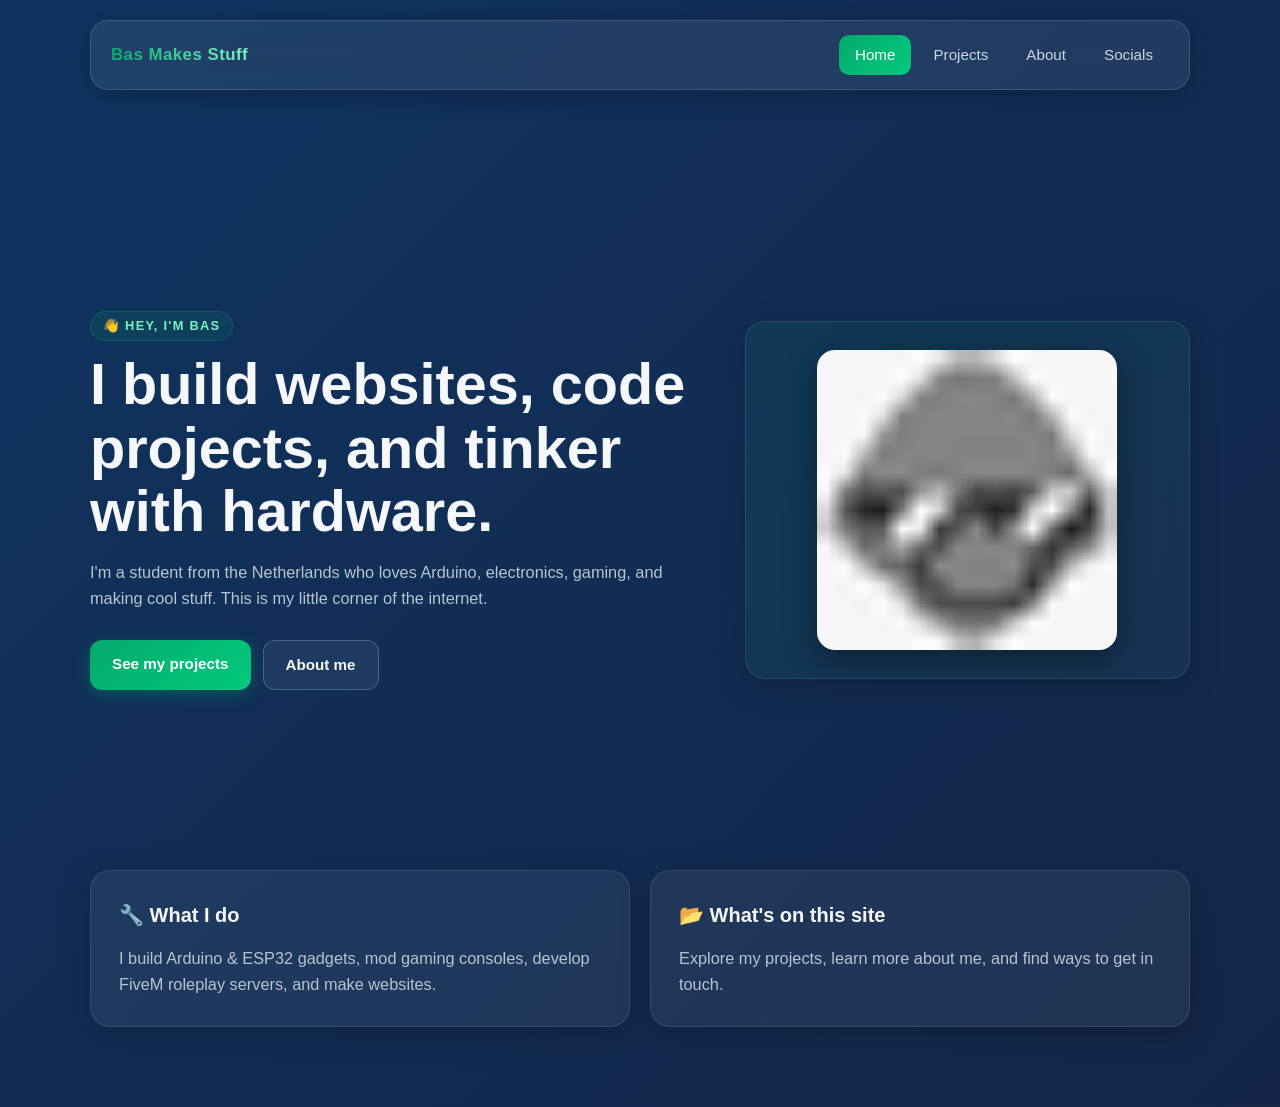
<file: index.html>
<!DOCTYPE html>
<html lang="en">
<head>
  <meta charset="UTF-8" />
  <meta name="viewport" content="width=device-width, initial-scale=1.0" />
  <meta name="description" content="Personal website of Bas Woertman — maker, coder, and tinkerer from the Netherlands." />
  <title>Bas Woertman | Home</title>
  <link rel="stylesheet" href="style.css" />
  <link rel="icon" type="image/png" href="favicon.png" />
</head>
<body>
  <nav class="navbar">
    <div class="nav-brand">Bas Makes Stuff</div>
    <div class="nav-links">
      <a class="active" href="index.html">Home</a>
      <a href="projects.html">Projects</a>
      <a href="about.html">About</a>
      <a href="socials.html">Socials</a>
    </div>
  </nav>

  <main class="container">
    <section class="hero">
      <div class="hero-text fade-up">
        <p class="eyebrow">👋 Hey, I'm Bas</p>
        <h1>I build websites, code projects, and tinker with hardware.</h1>
        <p class="hero-description">
          I'm a student from the Netherlands who loves Arduino, electronics, gaming,
          and making cool stuff. This is my little corner of the internet.
        </p>
        <div class="hero-actions">
          <a class="button primary" href="projects.html">See my projects</a>
          <a class="button secondary" href="about.html">About me</a>
        </div>
      </div>

      <div class="card hero-card fade-up-delay">
        <img
          src="favicon.png"
          alt="Bas Woertman logo"
          class="profile-image"
        />
      </div>
    </section>

    <section class="grid two-column fade-up-delay2">
      <article class="card">
        <h2>🔧 What I do</h2>
        <p>I build Arduino & ESP32 gadgets, mod gaming consoles, develop FiveM roleplay servers, and make websites.</p>
      </article>

      <article class="card">
        <h2>📂 What's on this site</h2>
        <p>Explore my projects, learn more about me, and find ways to get in touch.</p>
      </article>
    </section>
  </main>
</body>
</html>
</file>
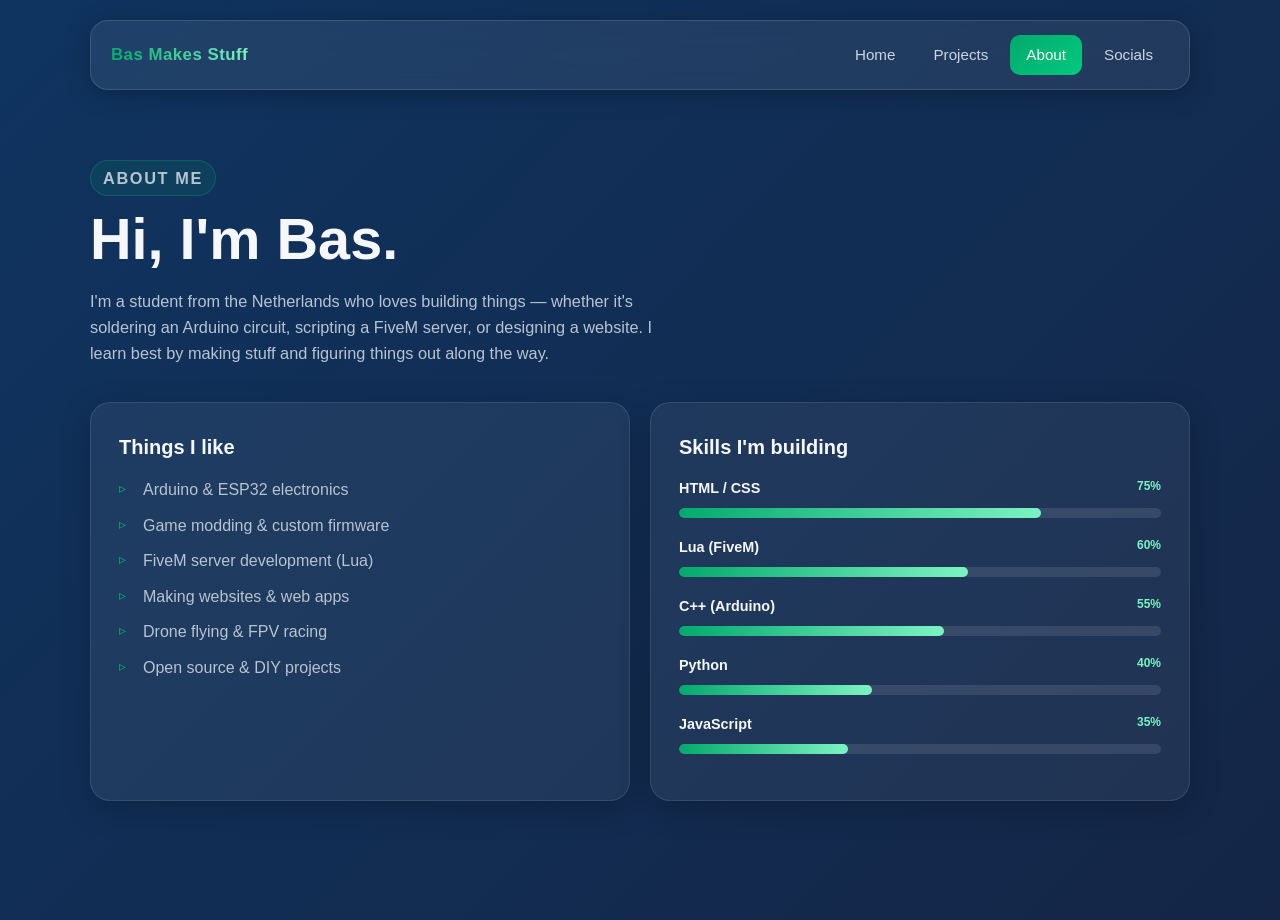
<file: about.html>
<!DOCTYPE html>
<html lang="en">
<head>
  <meta charset="UTF-8" />
  <meta name="viewport" content="width=device-width, initial-scale=1.0" />
  <meta name="description" content="About Bas Woertman — student, maker, and coder from the Netherlands." />
  <title>Bas Woertman | About</title>
  <link rel="stylesheet" href="style.css" />
  <link rel="icon" type="image/png" href="favicon.png" />
</head>
<body>
  <nav class="navbar">
    <div class="nav-brand">Bas Makes Stuff</div>
    <div class="nav-links">
      <a href="index.html">Home</a>
      <a href="projects.html">Projects</a>
      <a class="active" href="about.html">About</a>
      <a href="socials.html">Socials</a>
    </div>
  </nav>

  <main class="container page">
    <section class="page-header fade-up">
      <p class="eyebrow">About me</p>
      <h1>Hi, I'm Bas.</h1>
      <p>
        I'm a student from the Netherlands who loves building things — whether it's
        soldering an Arduino circuit, scripting a FiveM server, or designing a website.
        I learn best by making stuff and figuring things out along the way.
      </p>
    </section>

    <section class="grid two-column fade-up-delay">
      <article class="card">
        <h2>Things I like</h2>
        <ul class="list">
          <li>Arduino & ESP32 electronics</li>
          <li>Game modding & custom firmware</li>
          <li>FiveM server development (Lua)</li>
          <li>Making websites & web apps</li>
          <li>Drone flying & FPV racing</li>
          <li>Open source & DIY projects</li>
        </ul>
      </article>

      <article class="card">
        <h2>Skills I'm building</h2>
        <div class="skill">
          <span>HTML / CSS <small style="color:#7cf2c2">75%</small></span>
          <div class="skill-bar"><div class="skill-fill" style="width: 75%;"></div></div>
        </div>
        <div class="skill">
          <span>Lua (FiveM) <small style="color:#7cf2c2">60%</small></span>
          <div class="skill-bar"><div class="skill-fill" style="width: 60%;"></div></div>
        </div>
        <div class="skill">
          <span>C++ (Arduino) <small style="color:#7cf2c2">55%</small></span>
          <div class="skill-bar"><div class="skill-fill" style="width: 55%;"></div></div>
        </div>
        <div class="skill">
          <span>Python <small style="color:#7cf2c2">40%</small></span>
          <div class="skill-bar"><div class="skill-fill" style="width: 40%;"></div></div>
        </div>
        <div class="skill">
          <span>JavaScript <small style="color:#7cf2c2">35%</small></span>
          <div class="skill-bar"><div class="skill-fill" style="width: 35%;"></div></div>
        </div>
      </article>
    </section>
  </main>
</body>
</html>
</file>
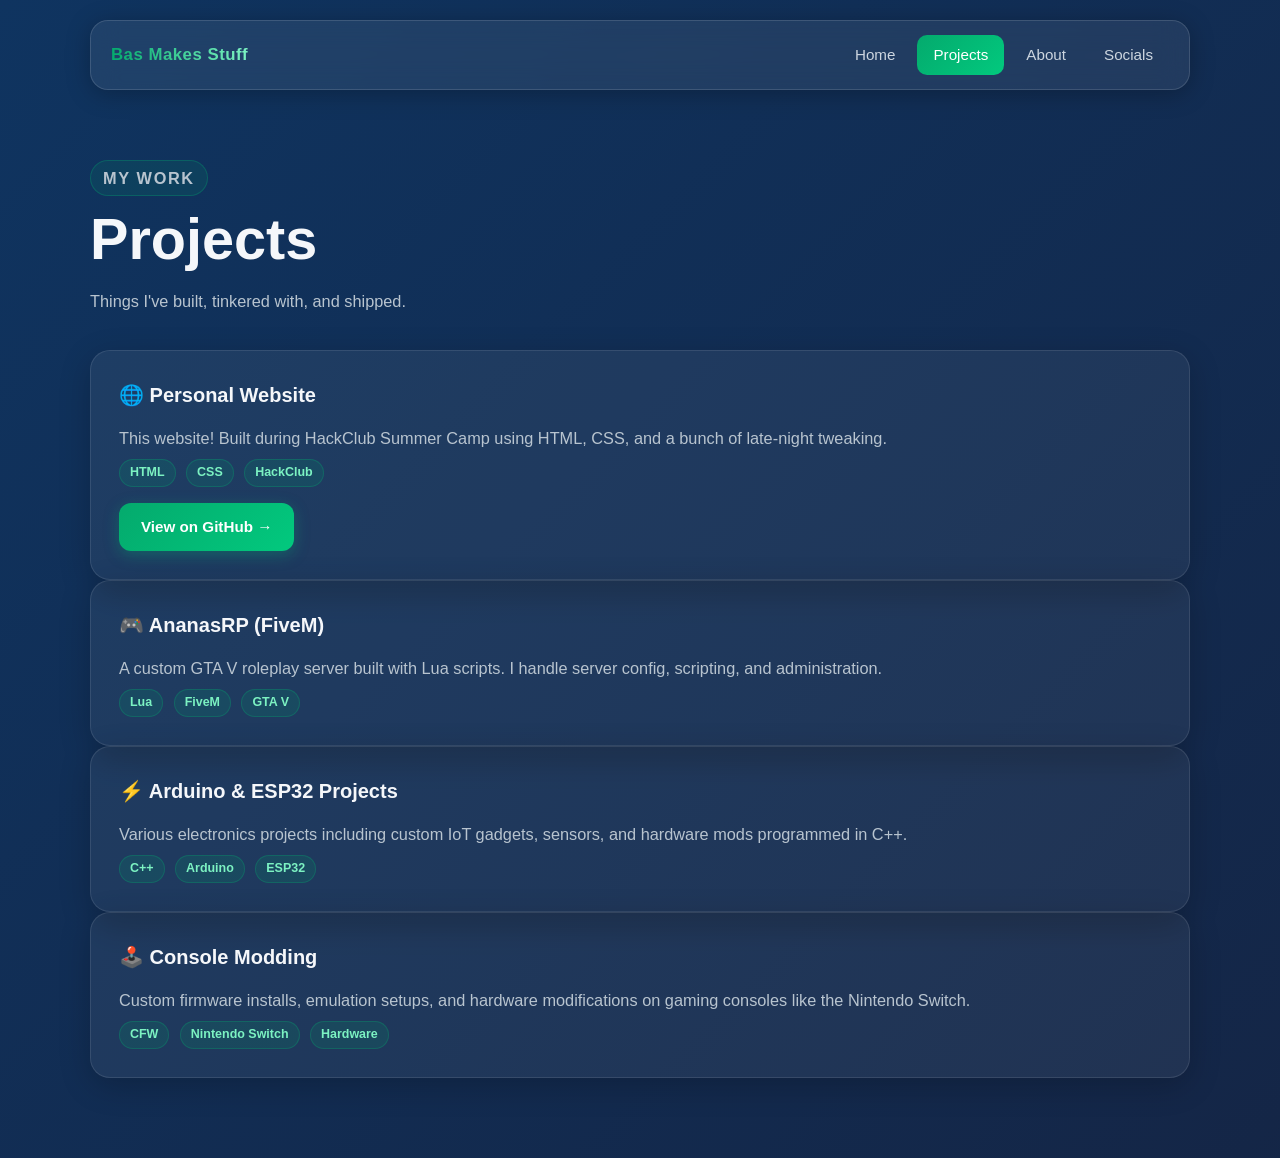
<file: projects.html>
<!DOCTYPE html>
<html lang="en">
<head>
  <meta charset="UTF-8" />
  <meta name="viewport" content="width=device-width, initial-scale=1.0" />
  <meta name="description" content="Projects by Bas Woertman — Arduino, FiveM, websites and more." />
  <title>Bas Woertman | Projects</title>
  <link rel="stylesheet" href="style.css" />
  <link rel="icon" type="image/png" href="favicon.png" />
</head>
<body>
  <nav class="navbar">
    <div class="nav-brand">Bas Makes Stuff</div>
    <div class="nav-links">
      <a href="index.html">Home</a>
      <a class="active" href="projects.html">Projects</a>
      <a href="about.html">About</a>
      <a href="socials.html">Socials</a>
    </div>
  </nav>

  <main class="container page">
    <section class="page-header fade-up">
      <p class="eyebrow">My work</p>
      <h1>Projects</h1>
      <p>Things I've built, tinkered with, and shipped.</p>
    </section>

    <section class="projects-grid fade-up-delay">
      <article class="card project-card">
        <h2>🌐 Personal Website</h2>
        <p>
          This website! Built during HackClub Summer Camp using HTML, CSS, and a bunch of
          late-night tweaking.
        </p>
        <span class="tag">HTML</span>
        <span class="tag">CSS</span>
        <span class="tag">HackClub</span>
        <br />
        <a
          class="button primary"
          href="https://github.com/Bas-Makes-Stuff/BassieWebPersona"
          target="_blank"
          rel="noopener noreferrer"
        >
          View on GitHub →
        </a>
      </article>

      <article class="card project-card">
        <h2>🎮 AnanasRP (FiveM)</h2>
        <p>
          A custom GTA V roleplay server built with Lua scripts. I handle server config,
          scripting, and administration.
        </p>
        <span class="tag">Lua</span>
        <span class="tag">FiveM</span>
        <span class="tag">GTA V</span>
      </article>

      <article class="card project-card">
        <h2>⚡ Arduino & ESP32 Projects</h2>
        <p>
          Various electronics projects including custom IoT gadgets, sensors, and hardware
          mods programmed in C++.
        </p>
        <span class="tag">C++</span>
        <span class="tag">Arduino</span>
        <span class="tag">ESP32</span>
      </article>

      <article class="card project-card">
        <h2>🕹️ Console Modding</h2>
        <p>
          Custom firmware installs, emulation setups, and hardware modifications on
          gaming consoles like the Nintendo Switch.
        </p>
        <span class="tag">CFW</span>
        <span class="tag">Nintendo Switch</span>
        <span class="tag">Hardware</span>
      </article>
    </section>
  </main>
</body>
</html>
</file>
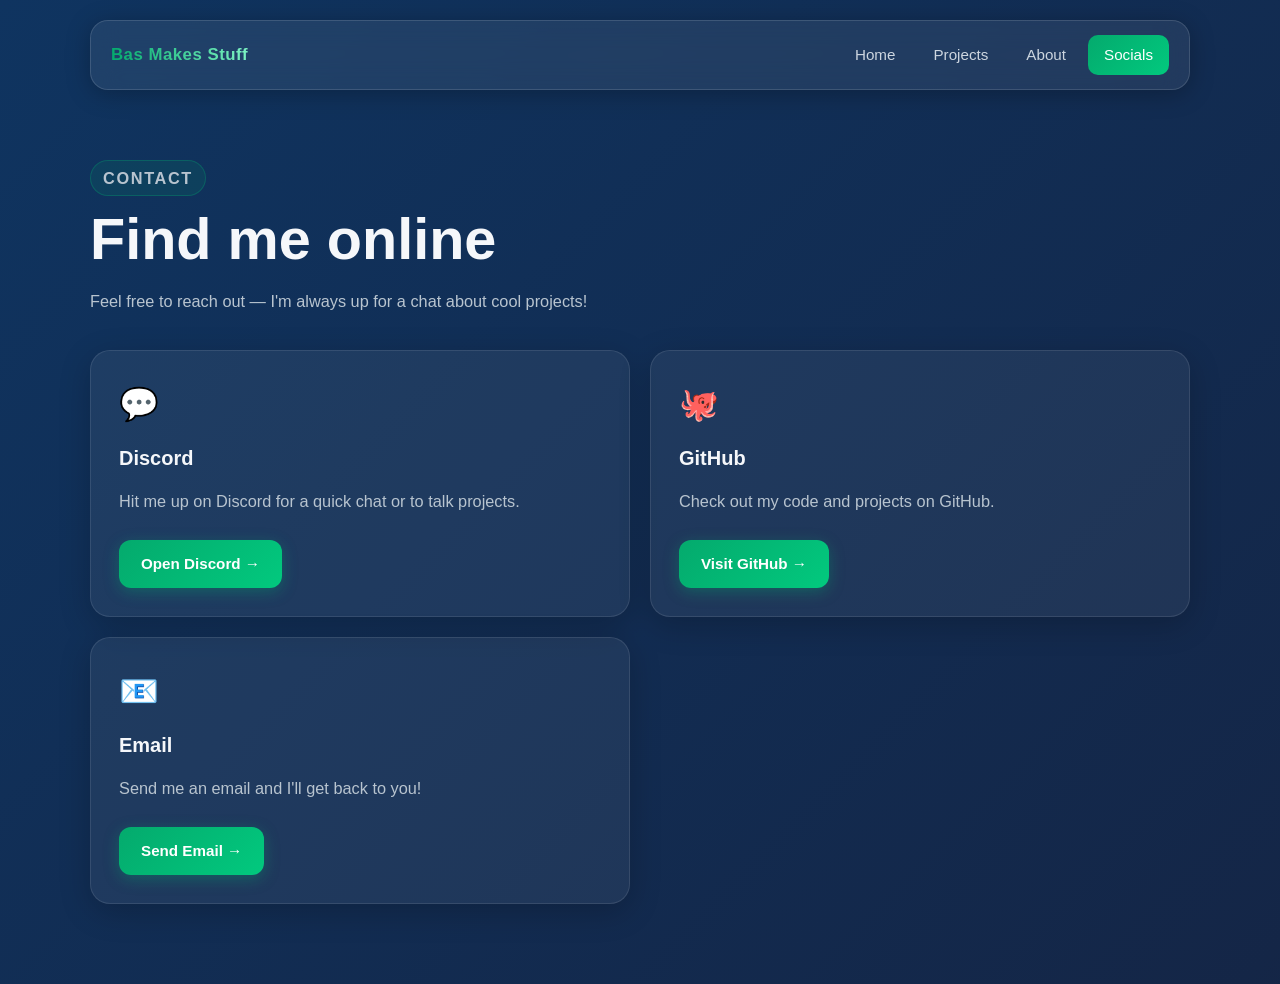
<file: socials.html>
<!DOCTYPE html>
<html lang="en">
<head>
  <meta charset="UTF-8" />
  <meta name="viewport" content="width=device-width, initial-scale=1.0" />
  <meta name="description" content="Get in touch with Bas Woertman." />
  <title>Bas Woertman | Socials</title>
  <link rel="stylesheet" href="style.css" />
  <link rel="icon" type="image/png" href="favicon.png" />
</head>
<body>
  <nav class="navbar">
    <div class="nav-brand">Bas Makes Stuff</div>
    <div class="nav-links">
      <a href="index.html">Home</a>
      <a href="projects.html">Projects</a>
      <a href="about.html">About</a>
      <a class="active" href="socials.html">Socials</a>
    </div>
  </nav>

  <main class="container page">
    <section class="page-header fade-up">
      <p class="eyebrow">Contact</p>
      <h1>Find me online</h1>
      <p>Feel free to reach out — I'm always up for a chat about cool projects!</p>
    </section>

    <section class="grid two-column fade-up-delay">
      <article class="card">
        <span class="social-icon">💬</span>
        <h2>Discord</h2>
        <p>Hit me up on Discord for a quick chat or to talk projects.</p>
        <br />
        <a
          class="button primary"
          href="https://discord.com/users/1422993709900894370"
          target="_blank"
          rel="noopener noreferrer"
        >
          Open Discord →
        </a>
      </article>

      <article class="card">
        <span class="social-icon">🐙</span>
        <h2>GitHub</h2>
        <p>Check out my code and projects on GitHub.</p>
        <br />
        <a
          class="button primary"
          href="https://github.com/Bas-Makes-Stuff"
          target="_blank"
          rel="noopener noreferrer"
        >
          Visit GitHub →
        </a>
      </article>

      <article class="card">
        <span class="social-icon">📧</span>
        <h2>Email</h2>
        <p>Send me an email and I'll get back to you!</p>
        <br />
        <a
          class="button primary"
          href="https://mail.google.com/mail/?view=cm&to=18gk7jwuh@mozmail.com"
          target="_blank"
          rel="noopener noreferrer"
        >
          Send Email →
        </a>
      </article>
    </section>
  </main>
</body>
</html>
</file>
<file: style.css>
* {
  box-sizing: border-box;
  margin: 0;
  padding: 0;
}

body {
  font-family: 'Segoe UI', Arial, sans-serif;
  color: #f5f7fa;
  background: linear-gradient(-45deg, #0d0d0d, #1a1a2e, #16213e, #0f3460);
  background-size: 400% 400%;
  animation: softShift 18s ease infinite;
  min-height: 100vh;
  line-height: 1.6;
}

@keyframes softShift {
  0%   { background-position: 0% 50%; }
  50%  { background-position: 100% 50%; }
  100% { background-position: 0% 50%; }
}

@keyframes fadeUp {
  from { opacity: 0; transform: translateY(24px); }
  to   { opacity: 1; transform: translateY(0); }
}

.fade-up {
  animation: fadeUp 0.7s ease both;
}
.fade-up-delay {
  animation: fadeUp 0.7s 0.15s ease both;
}
.fade-up-delay2 {
  animation: fadeUp 0.7s 0.3s ease both;
}

a {
  color: inherit;
  text-decoration: none;
}

/* ── Navbar ── */
.navbar {
  width: min(1100px, calc(100% - 32px));
  margin: 20px auto 0;
  padding: 14px 20px;
  display: flex;
  justify-content: space-between;
  align-items: center;
  gap: 16px;
  background: rgba(255, 255, 255, 0.07);
  border: 1px solid rgba(255, 255, 255, 0.13);
  border-radius: 18px;
  backdrop-filter: blur(14px);
  -webkit-backdrop-filter: blur(14px);
  box-shadow: 0 4px 24px rgba(0,0,0,0.25);
}

.nav-brand {
  font-weight: 800;
  font-size: 1.05rem;
  letter-spacing: 0.03em;
  background: linear-gradient(90deg, #04aa6d, #7cf2c2);
  -webkit-background-clip: text;
  -webkit-text-fill-color: transparent;
  background-clip: text;
}

.nav-links {
  display: flex;
  gap: 6px;
  flex-wrap: wrap;
}

.nav-links a {
  padding: 8px 16px;
  border-radius: 10px;
  font-size: 0.95rem;
  font-weight: 500;
  transition: background 0.2s ease, color 0.2s ease;
  color: #cdd6e0;
}

.nav-links a:hover,
.nav-links a.active {
  background: linear-gradient(135deg, #04aa6d, #02c97e);
  color: #fff;
}

/* ── Layout ── */
.container {
  width: min(1100px, calc(100% - 32px));
  margin: 0 auto;
  padding: 40px 0 80px;
}

/* ── Hero ── */
.hero {
  display: grid;
  grid-template-columns: 1.4fr 1fr;
  gap: 32px;
  align-items: center;
  min-height: calc(100vh - 160px);
}

.hero-text h1,
.page-header h1 {
  font-size: clamp(2rem, 5vw, 3.6rem);
  line-height: 1.1;
  margin-bottom: 16px;
  font-weight: 800;
}

.eyebrow {
  display: inline-block;
  color: #7cf2c2;
  font-weight: 700;
  text-transform: uppercase;
  letter-spacing: 0.1em;
  font-size: 0.8rem;
  margin-bottom: 12px;
  background: rgba(4,170,109,0.12);
  padding: 4px 12px;
  border-radius: 999px;
  border: 1px solid rgba(4,170,109,0.3);
}

.hero-description,
.page-header p,
.card p {
  color: #b8c4cf;
  font-size: 1.02rem;
}

.hero-actions {
  display: flex;
  gap: 12px;
  flex-wrap: wrap;
  margin-top: 28px;
}

/* ── Buttons ── */
.button {
  display: inline-block;
  padding: 12px 22px;
  border-radius: 12px;
  font-weight: 700;
  font-size: 0.95rem;
  transition: all 0.2s ease;
  cursor: pointer;
}

.button.primary {
  background: linear-gradient(135deg, #04aa6d, #02c97e);
  color: #fff;
  box-shadow: 0 4px 15px rgba(4,170,109,0.35);
}

.button.primary:hover {
  transform: translateY(-2px);
  box-shadow: 0 6px 20px rgba(4,170,109,0.5);
}

.button.secondary {
  border: 1px solid rgba(255,255,255,0.2);
  background: rgba(255,255,255,0.06);
  color: #f5f7fa;
}

.button.secondary:hover {
  background: rgba(255,255,255,0.12);
  transform: translateY(-2px);
}

/* ── Cards ── */
.card {
  background: rgba(255, 255, 255, 0.06);
  border: 1px solid rgba(255, 255, 255, 0.1);
  border-radius: 20px;
  padding: 28px;
  backdrop-filter: blur(12px);
  -webkit-backdrop-filter: blur(12px);
  box-shadow: 0 8px 32px rgba(0,0,0,0.2);
  transition: transform 0.25s ease, box-shadow 0.25s ease;
}

.card:hover {
  transform: translateY(-4px);
  box-shadow: 0 16px 40px rgba(0,0,0,0.3);
}

.hero-card {
  display: flex;
  justify-content: center;
  align-items: center;
  min-height: 320px;
  background: linear-gradient(135deg, rgba(4,170,109,0.1), rgba(124,242,194,0.05));
}

.profile-image {
  width: min(100%, 300px);
  border-radius: 18px;
  transition: transform 0.3s ease;
  box-shadow: 0 8px 32px rgba(0,0,0,0.4);
}

.profile-image:hover {
  transform: scale(1.04);
}

/* ── Page sections ── */
.page {
  padding-top: 60px;
}

.page-header {
  margin-bottom: 36px;
}

.page-header p {
  margin-top: 10px;
  max-width: 600px;
}

/* ── Grids ── */
.grid {
  display: grid;
  gap: 20px;
}

.two-column,
.projects-grid {
  grid-template-columns: repeat(2, minmax(0, 1fr));
}

.card h2 {
  margin-bottom: 14px;
  font-size: 1.25rem;
  font-weight: 700;
}

/* ── List ── */
.list {
  padding-left: 0;
  list-style: none;
}

.list li {
  margin-bottom: 10px;
  padding-left: 24px;
  position: relative;
  color: #b8c4cf;
}

.list li::before {
  content: '▹';
  position: absolute;
  left: 0;
  color: #04aa6d;
  font-size: 0.9rem;
}

/* ── Skills ── */
.skill {
  margin-bottom: 18px;
}

.skill span {
  display: flex;
  justify-content: space-between;
  margin-bottom: 8px;
  font-weight: 600;
  font-size: 0.9rem;
}

.skill-bar {
  width: 100%;
  height: 10px;
  background: rgba(255,255,255,0.1);
  border-radius: 999px;
  overflow: hidden;
}

.skill-fill {
  height: 100%;
  background: linear-gradient(90deg, #04aa6d, #7cf2c2);
  border-radius: 999px;
  transition: width 1s ease;
}

/* ── Socials ── */
.social-icon {
  font-size: 2rem;
  margin-bottom: 12px;
  display: block;
}

.tag {
  display: inline-block;
  background: rgba(4,170,109,0.15);
  border: 1px solid rgba(4,170,109,0.3);
  color: #7cf2c2;
  padding: 3px 10px;
  border-radius: 999px;
  font-size: 0.78rem;
  font-weight: 600;
  margin-right: 6px;
  margin-top: 8px;
}

.text-link {
  color: #7cf2c2;
  font-weight: 600;
}

.text-link:hover {
  text-decoration: underline;
}

/* ── Project card ── */
.project-card h2 {
  color: #f5f7fa;
}

.project-card .button {
  margin-top: 16px;
}

/* ── Responsive ── */
@media (max-width: 800px) {
  .navbar {
    flex-direction: column;
    align-items: flex-start;
  }

  .hero,
  .two-column,
  .projects-grid {
    grid-template-columns: 1fr;
  }

  .hero {
    min-height: auto;
    padding-top: 20px;
  }

  .hero-card {
    order: -1;
  }
}
</file>
